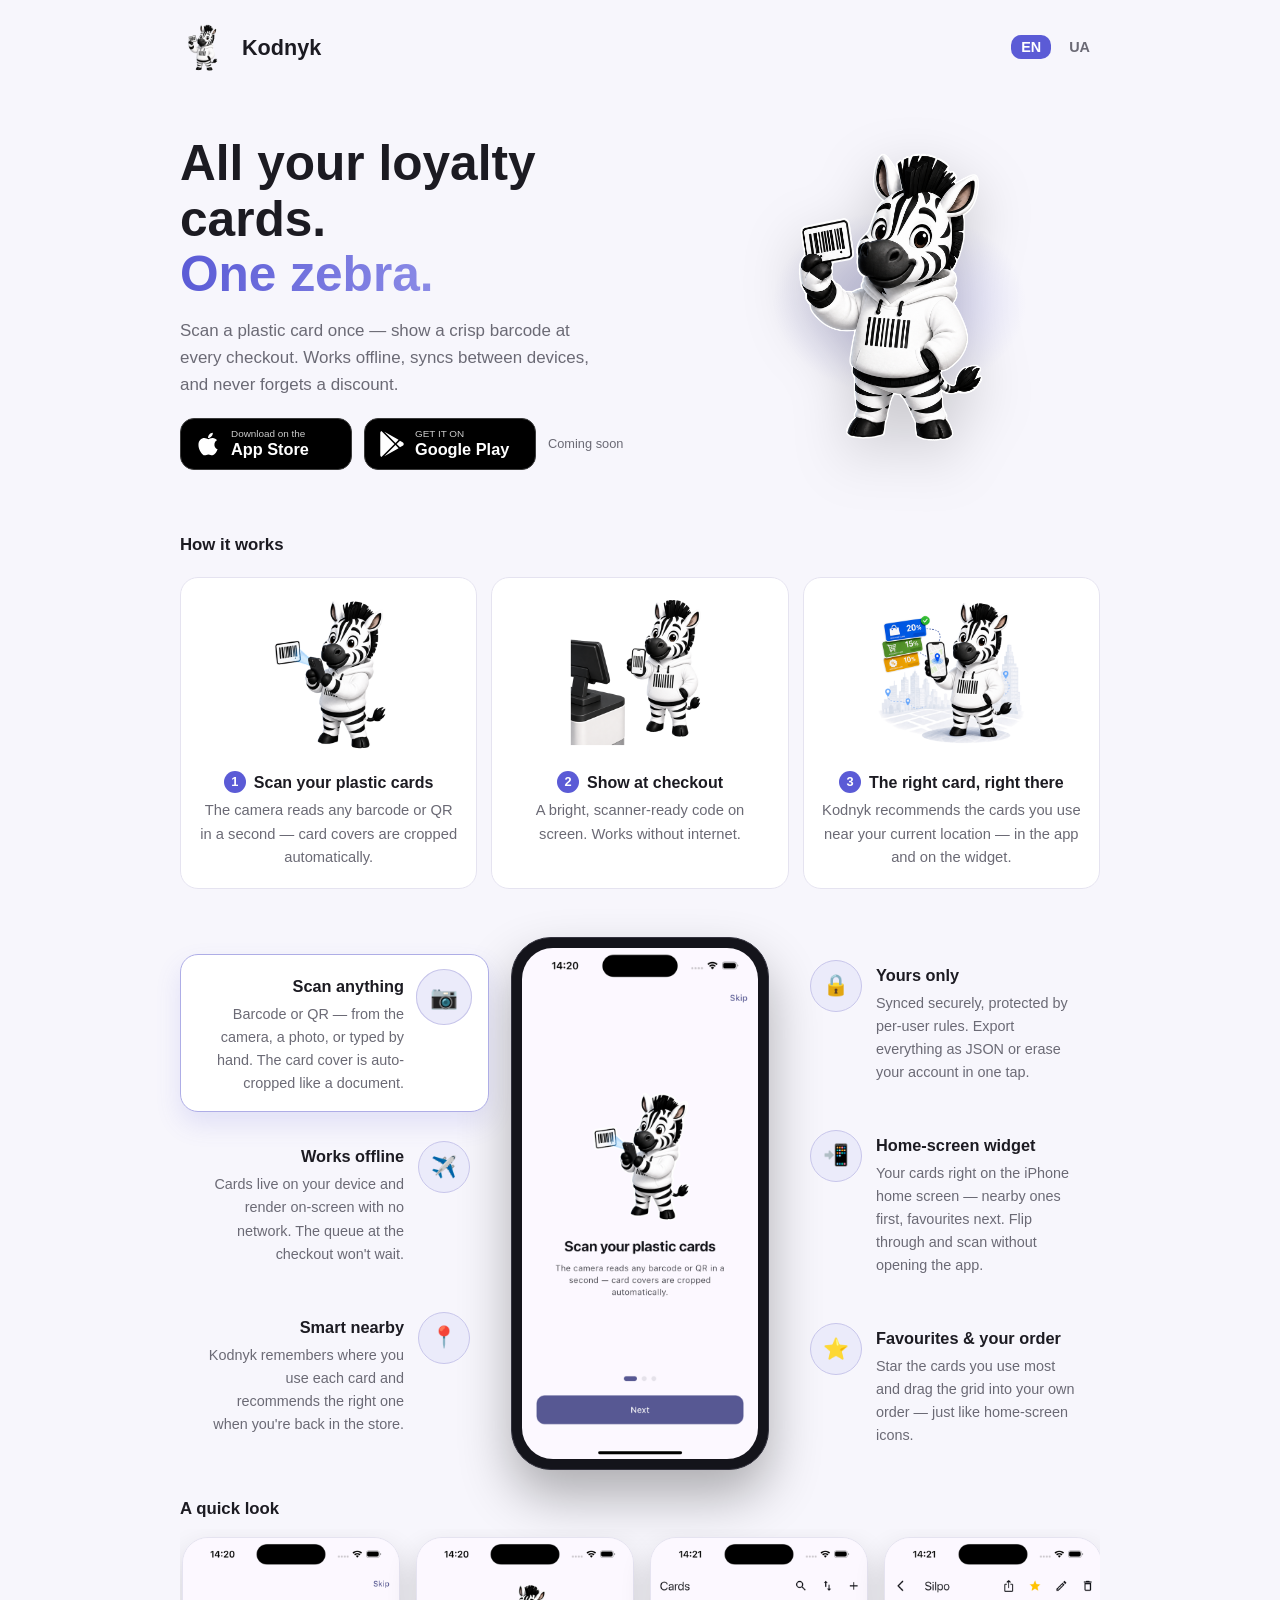
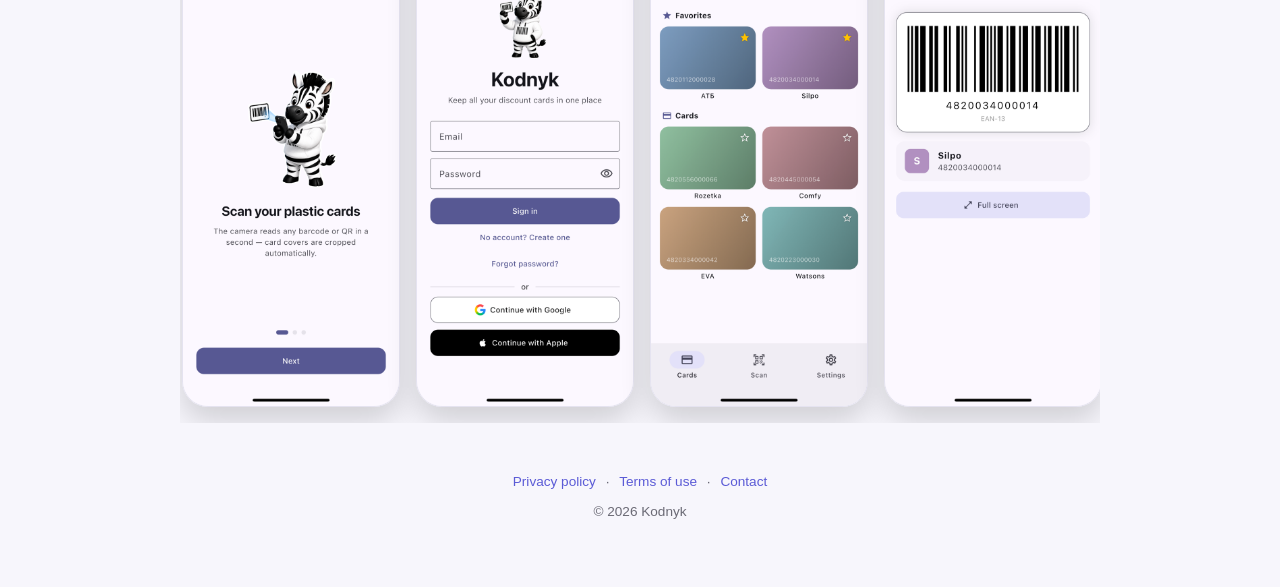
<file: index.html>
<!doctype html>
<html lang="en">
<head>
  <meta charset="utf-8">
  <meta name="viewport" content="width=device-width, initial-scale=1">
  <title>Kodnyk — loyalty card wallet</title>
  <meta name="description" content="Keep every loyalty card in your pocket. Scan, store and show barcodes at checkout — even offline.">
  <link rel="icon" href="mascot.png">
  <link rel="stylesheet" href="style.css">
</head>
<body>
  <div class="wrap">
    <header class="site">
      <img src="mascot.png" alt="Kodnyk mascot">
      <div class="name"><a href="./">Kodnyk</a></div>
      <nav class="lang">
        <a href="?lang=en" id="lang-en">EN</a><a href="?lang=uk" id="lang-uk">UA</a>
      </nav>
    </header>

    <section class="hero">
      <div>
        <h1><span data-i18n="heroA">All your loyalty cards.</span><br>
            <span class="grad" data-i18n="heroB">One zebra.</span></h1>
        <p class="sub" data-i18n="heroSub">Scan a plastic card once — show a crisp barcode at every
           checkout. Works offline, syncs between devices, and never forgets
           a discount.</p>
        <div class="stores">
          <a class="store-badge" href="#" aria-label="App Store">
            <svg viewBox="0 0 384 512"><path d="M318.7 268.7c-.2-36.7 16.4-64.4 50-84.8-18.8-26.9-47.2-41.7-84.7-44.6-35.5-2.9-74.3 20.7-88.5 20.7-15 0-49.4-19.7-76.4-19.7C63.3 141.2 4 184.8 4 273.5q0 39.3 14.4 81.2c12.8 36.7 59 126.7 107.2 125.2 25.2-.6 43-17.9 75.8-17.9 31.8 0 48.3 17.9 76.4 17.9 48.6-.7 90.4-82.5 102.6-119.3-65.2-30.7-61.7-90-61.7-91.9zm-56.6-164.2c27.3-32.4 24.8-61.9 24-72.5-24.1 1.4-52 16.4-67.9 34.9-17.5 19.8-27.8 44.3-25.6 71.9 26.1 2 49.9-11.4 69.5-34.3z"/></svg>
            <span><small data-i18n="storeIosSmall">Download on the</small><b>App Store</b></span>
          </a>
          <a class="store-badge" href="#" aria-label="Google Play">
            <svg viewBox="0 0 512 512"><path d="M325.3 234.3L104.6 13l280.8 161.2-60.1 60.1zM47 0C34 6.8 25.3 19.2 25.3 35.3v441.3c0 16.1 8.7 28.5 21.7 35.3l256.6-256L47 0zm425.2 225.6l-58.9-34.1-65.7 64.5 65.7 64.5 60.1-34.1c18-14.3 18-46.5-1.2-60.8zM104.6 499l280.8-161.2-60.1-60.1L104.6 499z"/></svg>
            <span><small data-i18n="storePlaySmall">GET IT ON</small><b>Google Play</b></span>
          </a>
          <span class="soon" data-i18n="soon">Coming soon</span>
        </div>
      </div>
      <div class="hero-art">
        <div class="blob"></div>
        <img class="mascot" src="mascot.png" alt="Kodnyk zebra holding a barcode">
      </div>
    </section>

    <section class="steps-section">
      <h2 data-i18n="howTitle">How it works</h2>
      <div class="steps">
        <div class="step">
          <img src="img/onboarding-s1.png" alt="Scanning a plastic card" loading="lazy">
          <h3><span class="n">1</span><span data-i18n="s1t">Scan your plastic cards</span></h3>
          <p data-i18n="s1p">The camera reads any barcode or QR in a second — card covers are cropped automatically.</p>
        </div>
        <div class="step">
          <img src="img/onboarding-s2.png" alt="Showing a barcode at checkout" loading="lazy">
          <h3><span class="n">2</span><span data-i18n="s2t">Show at checkout</span></h3>
          <p data-i18n="s2p">A bright, scanner-ready code on screen. Works without internet.</p>
        </div>
        <div class="step">
          <img src="img/onboarding-s3.png" alt="Nearby card recommendation" loading="lazy">
          <h3><span class="n">3</span><span data-i18n="s3t">The right card, right there</span></h3>
          <p data-i18n="s3p">Kodnyk recommends the cards you use near your current location — in the app and on the widget.</p>
        </div>
      </div>
    </section>

    <section class="showcase">
      <div class="show-col side-left">
        <div class="show-feature is-active" data-shot="img/00-onboarding.png">
          <div class="txt">
            <h3 data-i18n="f1t">Scan anything</h3>
            <p data-i18n="f1p">Barcode or QR — from the camera, a photo, or typed by hand. The card cover is auto-cropped like a document.</p>
          </div>
          <div class="ico">📷</div>
        </div>
        <div class="show-feature" data-shot="img/03-card.png">
          <div class="txt">
            <h3 data-i18n="f2t">Works offline</h3>
            <p data-i18n="f2p">Cards live on your device and render on-screen with no network. The queue at the checkout won't wait.</p>
          </div>
          <div class="ico">✈️</div>
        </div>
        <div class="show-feature" data-shot="img/06-nearby.png">
          <div class="txt">
            <h3 data-i18n="f3t">Smart nearby</h3>
            <p data-i18n="f3p">Kodnyk remembers where you use each card and recommends the right one when you're back in the store.</p>
          </div>
          <div class="ico">📍</div>
        </div>
      </div>
      <div class="show-phone">
        <div class="frame">
          <img id="phone-shot" src="img/00-onboarding.png" alt="Kodnyk app screen">
        </div>
      </div>
      <div class="show-col side-right">
        <div class="show-feature" data-shot="img/01-login.png">
          <div class="ico">🔒</div>
          <div class="txt">
            <h3 data-i18n="f4t">Yours only</h3>
            <p data-i18n="f4p">Synced securely, protected by per-user rules. Export everything as JSON or erase your account in one tap.</p>
          </div>
        </div>
        <div class="show-feature" data-shot="img/03-card.png">
          <div class="ico">📲</div>
          <div class="txt">
            <h3 data-i18n="f5t">Home-screen widget</h3>
            <p data-i18n="f5p">Your cards right on the iPhone home screen — nearby ones first, favourites next. Flip through and scan without opening the app.</p>
          </div>
        </div>
        <div class="show-feature" data-shot="img/02-cards.png">
          <div class="ico">⭐</div>
          <div class="txt">
            <h3 data-i18n="f6t">Favourites &amp; your order</h3>
            <p data-i18n="f6p">Star the cards you use most and drag the grid into your own order — just like home-screen icons.</p>
          </div>
        </div>
      </div>
    </section>

    <section>
      <h2 data-i18n="shotsTitle">A quick look</h2>
      <div class="shots">
        <img src="img/00-onboarding.png" alt="Onboarding" loading="lazy">
        <img src="img/01-login.png" alt="Sign in screen" loading="lazy">
        <img src="img/02-cards.png" alt="Card grid" loading="lazy">
        <img src="img/03-card.png" alt="Barcode at checkout" loading="lazy">
      </div>
    </section>

    <footer>
      <a href="privacy.html" id="link-privacy" data-i18n="privacy">Privacy policy</a> ·
      <a href="terms.html" id="link-terms" data-i18n="terms">Terms of use</a> ·
      <a href="mailto:tonixhaker@gmail.com" data-i18n="contact">Contact</a>
      <div class="copy">© <span id="year"></span> Kodnyk</div>
    </footer>
  </div>

  <script>
    const i18n = {
      en: {
        heroA: 'All your loyalty cards.',
        heroB: 'One zebra.',
        heroSub: 'Scan a plastic card once — show a crisp barcode at every checkout. Works offline, syncs between devices, and never forgets a discount.',
        storeIosSmall: 'Download on the',
        storePlaySmall: 'GET IT ON',
        soon: 'Coming soon',
        f1t: 'Scan anything',
        f1p: 'Barcode or QR — from the camera, a photo, or typed by hand. The card cover is auto-cropped like a document.',
        f2t: 'Works offline',
        f2p: "Cards live on your device and render on-screen with no network. The queue at the checkout won't wait.",
        f3t: 'Smart nearby',
        f3p: "Kodnyk remembers where you use each card and recommends the right one when you're back in the store.",
        f4t: 'Yours only',
        f4p: 'Synced securely, protected by per-user rules. Export everything as JSON or erase your account in one tap.',
        f5t: 'Home-screen widget',
        f5p: 'Your cards right on the iPhone home screen — nearby ones first, favourites next. Flip through and scan without opening the app.',
        f6t: 'Favourites & your order',
        f6p: 'Star the cards you use most and drag the grid into your own order — just like home-screen icons.',
        howTitle: 'How it works',
        s1t: 'Scan your plastic cards',
        s1p: 'The camera reads any barcode or QR in a second — card covers are cropped automatically.',
        s2t: 'Show at checkout',
        s2p: 'A bright, scanner-ready code on screen. Works without internet.',
        s3t: 'The right card, right there',
        s3p: 'Kodnyk recommends the cards you use near your current location — in the app and on the widget.',
        shotsTitle: 'A quick look',
        privacy: 'Privacy policy',
        terms: 'Terms of use',
        contact: 'Contact',
      },
      uk: {
        heroA: 'Усі ваші дисконтні картки.',
        heroB: 'Одна зебра.',
        heroSub: 'Відскануйте пластикову картку один раз — показуйте чіткий штрихкод на кожній касі. Працює офлайн, синхронізується між пристроями і не забуває жодної знижки.',
        storeIosSmall: 'Завантажуйте в',
        storePlaySmall: 'ДОСТУПНО В',
        soon: 'Незабаром',
        f1t: 'Сканує все',
        f1p: 'Штрихкод чи QR — камерою, з фото або вручну. Обкладинка картки обрізається автоматично, як документ.',
        f2t: 'Працює офлайн',
        f2p: 'Картки живуть на вашому пристрої та відображаються без інтернету. Черга на касі не чекатиме.',
        f3t: 'Розумні рекомендації',
        f3p: "Kodnyk пам'ятає, де ви використовуєте кожну картку, і пропонує потрібну, щойно ви знову в магазині.",
        f4t: 'Тільки ваше',
        f4p: 'Безпечна синхронізація, захист правилами доступу. Експортуйте все у JSON або видаліть акаунт одним дотиком.',
        f5t: 'Віджет на головному екрані',
        f5p: 'Ваші картки просто на головному екрані iPhone — спершу ті, що поруч, далі обрані. Гортайте та скануйте, не відкриваючи застосунок.',
        f6t: 'Обране та свій порядок',
        f6p: 'Позначайте зіркою найуживаніші картки та розставляйте сітку у власному порядку — як іконки на екрані.',
        howTitle: 'Як це працює',
        s1t: 'Скануйте пластикові картки',
        s1p: 'Камера зчитує будь-який штрихкод чи QR за секунду — обкладинки обрізаються автоматично.',
        s2t: 'Показуйте на касі',
        s2p: 'Яскравий код на екрані, готовий до сканера. Працює без інтернету.',
        s3t: 'Потрібна картка — поруч',
        s3p: 'Kodnyk рекомендує картки, якими ви користуєтесь поблизу — у застосунку та на віджеті.',
        shotsTitle: 'Як це виглядає',
        privacy: 'Політика конфіденційності',
        terms: 'Умови використання',
        contact: 'Контакт',
      },
    };

    const params = new URLSearchParams(location.search);
    const lang = params.get('lang')
      ?? ((navigator.language || '').toLowerCase().startsWith('uk') ? 'uk' : 'en');
    const active = i18n[lang] ? lang : 'en';

    document.documentElement.lang = active;
    for (const el of document.querySelectorAll('[data-i18n]')) {
      const value = i18n[active][el.dataset.i18n];
      if (value) el.textContent = value;
    }
    document.getElementById('lang-' + active)?.classList.add('active');
    // Carry the language into the legal pages.
    document.getElementById('link-privacy').href = 'privacy.html?lang=' + active;
    document.getElementById('link-terms').href = 'terms.html?lang=' + active;
    document.getElementById('year').textContent = new Date().getFullYear();

    // Feature showcase: hovering a feature highlights it and swaps the
    // phone screen to the screenshot demonstrating it.
    const phoneShot = document.getElementById('phone-shot');
    const showFeatures = document.querySelectorAll('.show-feature');
    // App screenshots follow the page language (img/uk/ mirrors img/).
    if (active === 'uk') {
      const localize = (src) => src.replace('img/', 'img/uk/');
      phoneShot.src = localize(phoneShot.getAttribute('src'));
      for (const img of document.querySelectorAll('.shots img')) {
        img.src = localize(img.getAttribute('src'));
      }
      for (const feature of showFeatures) {
        feature.dataset.shot = localize(feature.dataset.shot);
      }
    }
    for (const feature of showFeatures) {
      new Image().src = feature.dataset.shot; // preload
      feature.addEventListener('mouseenter', () => {
        for (const other of showFeatures) other.classList.remove('is-active');
        feature.classList.add('is-active');
        if (phoneShot.getAttribute('src') === feature.dataset.shot) return;
        phoneShot.style.opacity = '0';
        setTimeout(() => {
          phoneShot.src = feature.dataset.shot;
          phoneShot.style.opacity = '1';
        }, 160);
      });
    }
  </script>
</body>
</html>
</file>
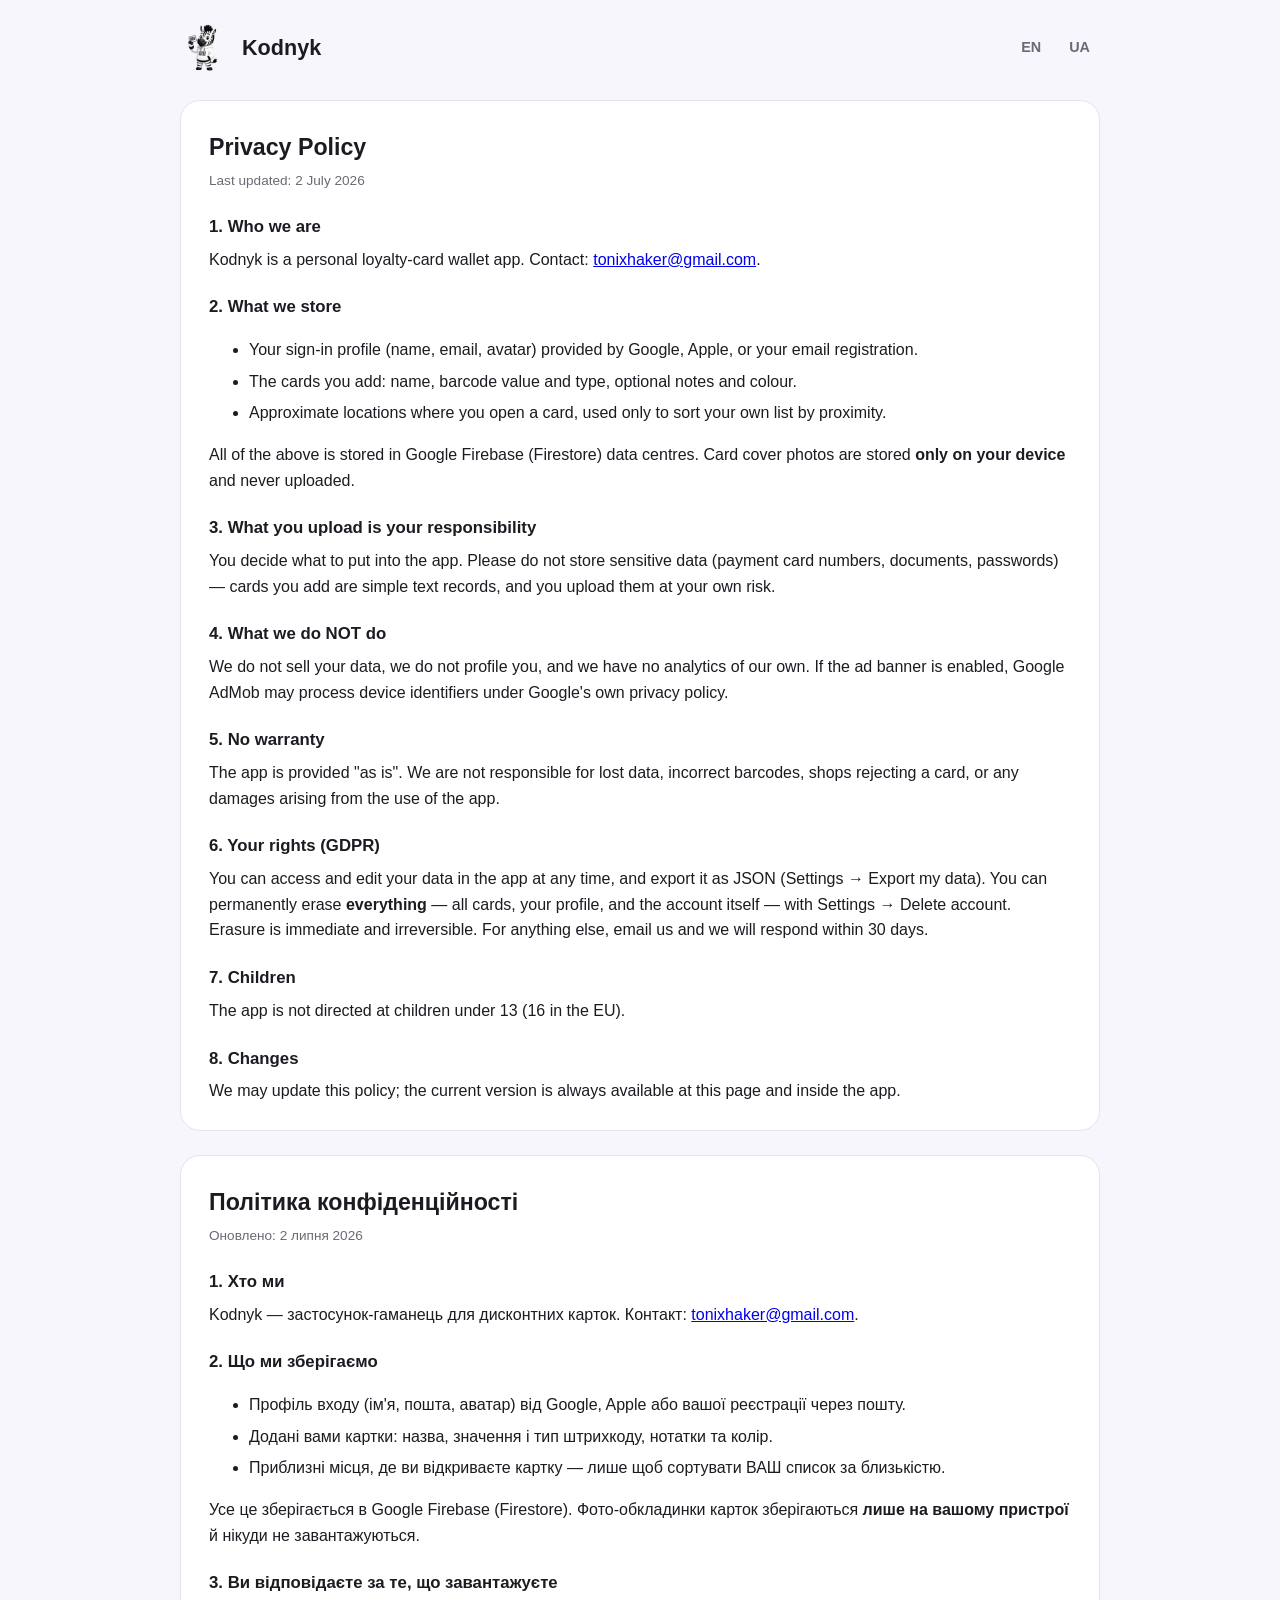
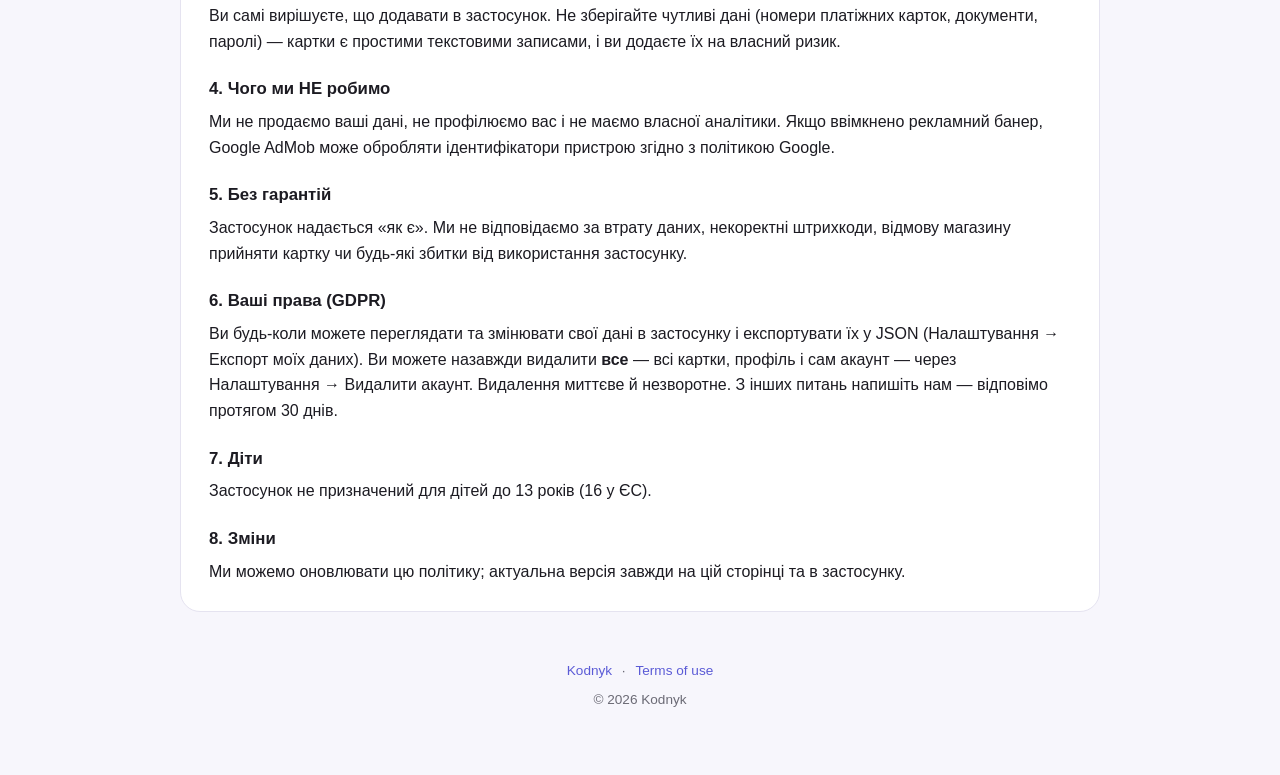
<file: privacy.html>
<!doctype html>
<html lang="en">
<head>
  <meta charset="utf-8">
  <meta name="viewport" content="width=device-width, initial-scale=1">
  <title>Kodnyk — Privacy Policy</title>
  <link rel="icon" href="mascot.png">
  <link rel="stylesheet" href="style.css">
</head>
<body>
  <div class="wrap">
    <header class="site">
      <img src="mascot.png" alt="Kodnyk mascot">
      <div class="name"><a href="./">Kodnyk</a></div>
      <nav class="lang"><a href="?lang=en">EN</a><a href="?lang=uk">UA</a></nav>
    </header>

    <div class="card" id="en">
      <h1>Privacy Policy</h1>
      <div class="updated">Last updated: 2 July 2026</div>

      <h2>1. Who we are</h2>
      <p>Kodnyk is a personal loyalty-card wallet app.
         Contact: <a href="mailto:tonixhaker@gmail.com">tonixhaker@gmail.com</a>.</p>

      <h2>2. What we store</h2>
      <ul>
        <li>Your sign-in profile (name, email, avatar) provided by Google, Apple, or your email registration.</li>
        <li>The cards you add: name, barcode value and type, optional notes and colour.</li>
        <li>Approximate locations where you open a card, used only to sort your own list by proximity.</li>
      </ul>
      <p>All of the above is stored in Google Firebase (Firestore) data centres.
         Card cover photos are stored <strong>only on your device</strong> and never uploaded.</p>

      <h2>3. What you upload is your responsibility</h2>
      <p>You decide what to put into the app. Please do not store sensitive data
         (payment card numbers, documents, passwords) — cards you add are simple
         text records, and you upload them at your own risk.</p>

      <h2>4. What we do NOT do</h2>
      <p>We do not sell your data, we do not profile you, and we have no analytics
         of our own. If the ad banner is enabled, Google AdMob may process device
         identifiers under Google's own privacy policy.</p>

      <h2>5. No warranty</h2>
      <p>The app is provided "as is". We are not responsible for lost data,
         incorrect barcodes, shops rejecting a card, or any damages arising from
         the use of the app.</p>

      <h2>6. Your rights (GDPR)</h2>
      <p>You can access and edit your data in the app at any time, and export it
         as JSON (Settings → Export my data). You can permanently erase
         <strong>everything</strong> — all cards, your profile, and the account
         itself — with Settings → Delete account. Erasure is immediate and
         irreversible. For anything else, email us and we will respond within
         30 days.</p>

      <h2>7. Children</h2>
      <p>The app is not directed at children under 13 (16 in the EU).</p>

      <h2>8. Changes</h2>
      <p>We may update this policy; the current version is always available at
         this page and inside the app.</p>
    </div>

    <div class="card" id="uk" lang="uk">
      <h1>Політика конфіденційності</h1>
      <div class="updated">Оновлено: 2 липня 2026</div>

      <h2>1. Хто ми</h2>
      <p>Kodnyk — застосунок-гаманець для дисконтних карток.
         Контакт: <a href="mailto:tonixhaker@gmail.com">tonixhaker@gmail.com</a>.</p>

      <h2>2. Що ми зберігаємо</h2>
      <ul>
        <li>Профіль входу (ім'я, пошта, аватар) від Google, Apple або вашої реєстрації через пошту.</li>
        <li>Додані вами картки: назва, значення і тип штрихкоду, нотатки та колір.</li>
        <li>Приблизні місця, де ви відкриваєте картку — лише щоб сортувати ВАШ список за близькістю.</li>
      </ul>
      <p>Усе це зберігається в Google Firebase (Firestore). Фото-обкладинки
         карток зберігаються <strong>лише на вашому пристрої</strong> й нікуди
         не завантажуються.</p>

      <h2>3. Ви відповідаєте за те, що завантажуєте</h2>
      <p>Ви самі вирішуєте, що додавати в застосунок. Не зберігайте чутливі дані
         (номери платіжних карток, документи, паролі) — картки є простими
         текстовими записами, і ви додаєте їх на власний ризик.</p>

      <h2>4. Чого ми НЕ робимо</h2>
      <p>Ми не продаємо ваші дані, не профілюємо вас і не маємо власної
         аналітики. Якщо ввімкнено рекламний банер, Google AdMob може обробляти
         ідентифікатори пристрою згідно з політикою Google.</p>

      <h2>5. Без гарантій</h2>
      <p>Застосунок надається «як є». Ми не відповідаємо за втрату даних,
         некоректні штрихкоди, відмову магазину прийняти картку чи будь-які
         збитки від використання застосунку.</p>

      <h2>6. Ваші права (GDPR)</h2>
      <p>Ви будь-коли можете переглядати та змінювати свої дані в застосунку і
         експортувати їх у JSON (Налаштування → Експорт моїх даних). Ви можете
         назавжди видалити <strong>все</strong> — всі картки, профіль і сам
         акаунт — через Налаштування → Видалити акаунт. Видалення миттєве й
         незворотне. З інших питань напишіть нам — відповімо протягом 30 днів.</p>

      <h2>7. Діти</h2>
      <p>Застосунок не призначений для дітей до 13 років (16 у ЄС).</p>

      <h2>8. Зміни</h2>
      <p>Ми можемо оновлювати цю політику; актуальна версія завжди на цій
         сторінці та в застосунку.</p>
    </div>

    <footer><a href="./">Kodnyk</a> · <a href="terms.html">Terms of use</a><div class="copy">© <span id="year"></span> Kodnyk</div></footer>
  </div>
<script>
const lang = new URLSearchParams(location.search).get("lang");
if (lang === "uk") document.getElementById("en").style.display = "none";
if (lang === "en") document.getElementById("uk").style.display = "none";
document.getElementById("year").textContent = new Date().getFullYear();
</script>
</body>
</html>
</file>
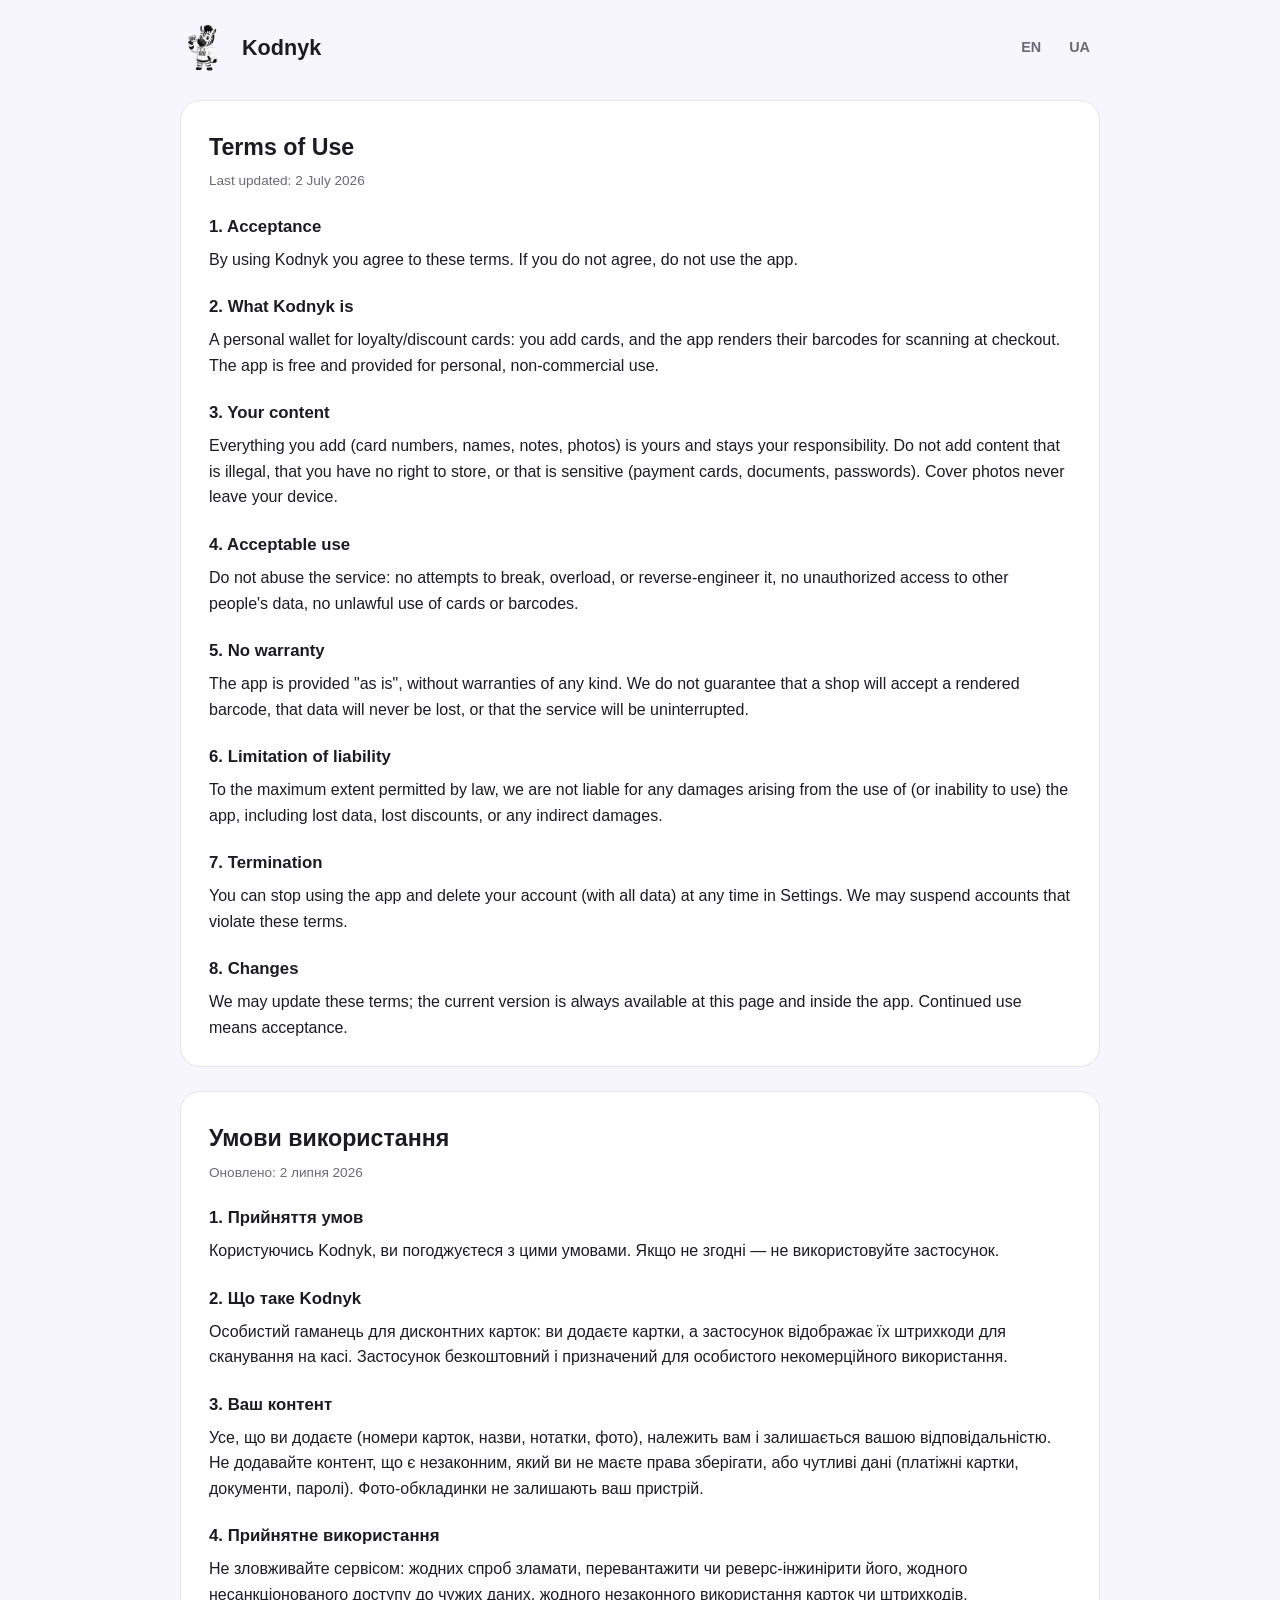
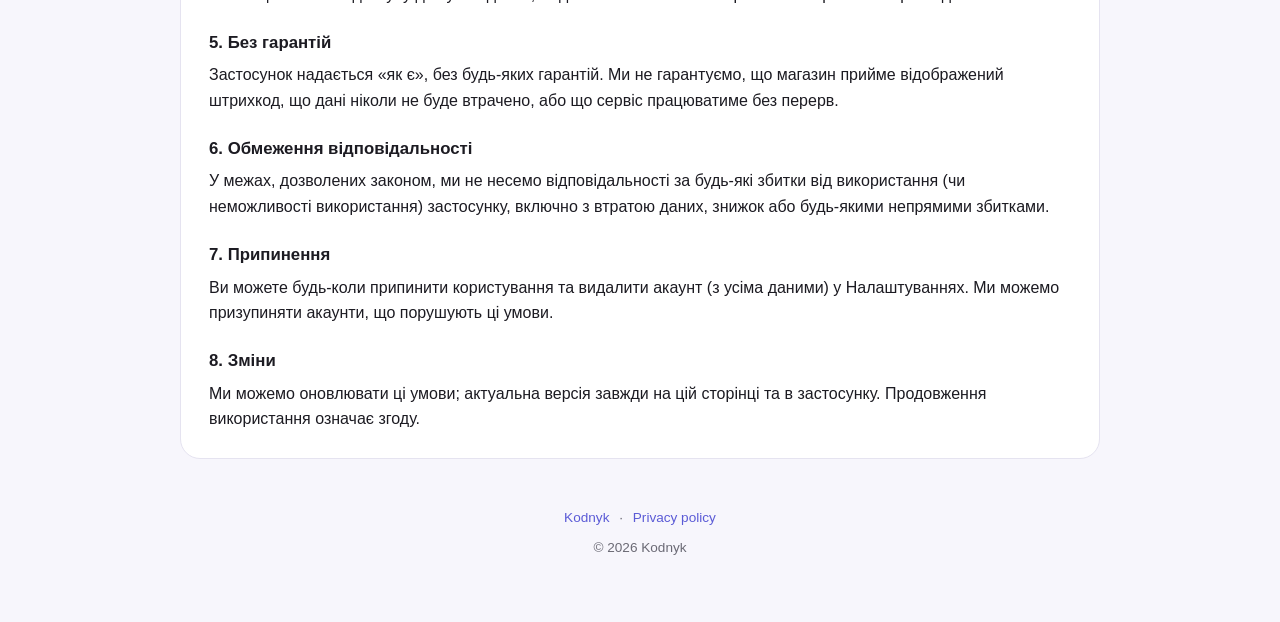
<file: terms.html>
<!doctype html>
<html lang="en">
<head>
  <meta charset="utf-8">
  <meta name="viewport" content="width=device-width, initial-scale=1">
  <title>Kodnyk — Terms of Use</title>
  <link rel="icon" href="mascot.png">
  <link rel="stylesheet" href="style.css">
</head>
<body>
  <div class="wrap">
    <header class="site">
      <img src="mascot.png" alt="Kodnyk mascot">
      <div class="name"><a href="./">Kodnyk</a></div>
      <nav class="lang"><a href="?lang=en">EN</a><a href="?lang=uk">UA</a></nav>
    </header>

    <div class="card" id="en">
      <h1>Terms of Use</h1>
      <div class="updated">Last updated: 2 July 2026</div>

      <h2>1. Acceptance</h2>
      <p>By using Kodnyk you agree to these terms. If you do not agree, do not
         use the app.</p>

      <h2>2. What Kodnyk is</h2>
      <p>A personal wallet for loyalty/discount cards: you add cards, and the
         app renders their barcodes for scanning at checkout. The app is free
         and provided for personal, non-commercial use.</p>

      <h2>3. Your content</h2>
      <p>Everything you add (card numbers, names, notes, photos) is yours and
         stays your responsibility. Do not add content that is illegal, that
         you have no right to store, or that is sensitive (payment cards,
         documents, passwords). Cover photos never leave your device.</p>

      <h2>4. Acceptable use</h2>
      <p>Do not abuse the service: no attempts to break, overload, or
         reverse-engineer it, no unauthorized access to other people's data,
         no unlawful use of cards or barcodes.</p>

      <h2>5. No warranty</h2>
      <p>The app is provided "as is", without warranties of any kind. We do not
         guarantee that a shop will accept a rendered barcode, that data will
         never be lost, or that the service will be uninterrupted.</p>

      <h2>6. Limitation of liability</h2>
      <p>To the maximum extent permitted by law, we are not liable for any
         damages arising from the use of (or inability to use) the app,
         including lost data, lost discounts, or any indirect damages.</p>

      <h2>7. Termination</h2>
      <p>You can stop using the app and delete your account (with all data) at
         any time in Settings. We may suspend accounts that violate these
         terms.</p>

      <h2>8. Changes</h2>
      <p>We may update these terms; the current version is always available at
         this page and inside the app. Continued use means acceptance.</p>
    </div>

    <div class="card" id="uk" lang="uk">
      <h1>Умови використання</h1>
      <div class="updated">Оновлено: 2 липня 2026</div>

      <h2>1. Прийняття умов</h2>
      <p>Користуючись Kodnyk, ви погоджуєтеся з цими умовами. Якщо не згодні —
         не використовуйте застосунок.</p>

      <h2>2. Що таке Kodnyk</h2>
      <p>Особистий гаманець для дисконтних карток: ви додаєте картки, а
         застосунок відображає їх штрихкоди для сканування на касі. Застосунок
         безкоштовний і призначений для особистого некомерційного
         використання.</p>

      <h2>3. Ваш контент</h2>
      <p>Усе, що ви додаєте (номери карток, назви, нотатки, фото), належить вам
         і залишається вашою відповідальністю. Не додавайте контент, що є
         незаконним, який ви не маєте права зберігати, або чутливі дані
         (платіжні картки, документи, паролі). Фото-обкладинки не залишають
         ваш пристрій.</p>

      <h2>4. Прийнятне використання</h2>
      <p>Не зловживайте сервісом: жодних спроб зламати, перевантажити чи
         реверс-інжинірити його, жодного несанкціонованого доступу до чужих
         даних, жодного незаконного використання карток чи штрихкодів.</p>

      <h2>5. Без гарантій</h2>
      <p>Застосунок надається «як є», без будь-яких гарантій. Ми не гарантуємо,
         що магазин прийме відображений штрихкод, що дані ніколи не буде
         втрачено, або що сервіс працюватиме без перерв.</p>

      <h2>6. Обмеження відповідальності</h2>
      <p>У межах, дозволених законом, ми не несемо відповідальності за будь-які
         збитки від використання (чи неможливості використання) застосунку,
         включно з втратою даних, знижок або будь-якими непрямими збитками.</p>

      <h2>7. Припинення</h2>
      <p>Ви можете будь-коли припинити користування та видалити акаунт (з усіма
         даними) у Налаштуваннях. Ми можемо призупиняти акаунти, що порушують
         ці умови.</p>

      <h2>8. Зміни</h2>
      <p>Ми можемо оновлювати ці умови; актуальна версія завжди на цій сторінці
         та в застосунку. Продовження використання означає згоду.</p>
    </div>

    <footer><a href="./">Kodnyk</a> · <a href="privacy.html">Privacy policy</a><div class="copy">© <span id="year"></span> Kodnyk</div></footer>
  </div>
<script>
const lang = new URLSearchParams(location.search).get("lang");
if (lang === "uk") document.getElementById("en").style.display = "none";
if (lang === "en") document.getElementById("uk").style.display = "none";
document.getElementById("year").textContent = new Date().getFullYear();
</script>
</body>
</html>
</file>
<file: style.css>
:root {
  --accent: #5b5bd6;
  --accent-soft: #8b8be6;
  --bg: #f7f6fc;
  --card: #ffffff;
  --text: #1c1b22;
  --muted: #6b6a75;
  --border: #e5e3f0;
}
@media (prefers-color-scheme: dark) {
  :root {
    --bg: #101014;
    --card: #1b1b22;
    --text: #ececf2;
    --muted: #9c9ba8;
    --border: #2c2b36;
  }
}
* { box-sizing: border-box; }
body {
  margin: 0;
  font-family: -apple-system, BlinkMacSystemFont, "Segoe UI", Roboto, sans-serif;
  background: var(--bg);
  color: var(--text);
  line-height: 1.6;
}
.wrap { max-width: 960px; margin: 0 auto; padding: 24px 20px 64px; }
header.site {
  display: flex; align-items: center; gap: 14px; margin-bottom: 28px;
}
header.site img { width: 48px; height: 48px; }
header.site .name { font-size: 1.35rem; font-weight: 800; }
header.site .name a { color: var(--text); text-decoration: none; }
.lang { margin-left: auto; font-size: .9rem; }
.lang a {
  color: var(--muted); text-decoration: none; font-weight: 700; margin-left: 8px;
  padding: 4px 10px; border-radius: 10px;
}
.lang a.active { color: #fff; background: var(--accent); }
.card {
  background: var(--card);
  border: 1px solid var(--border);
  border-radius: 20px;
  padding: 28px 28px 20px;
  margin-bottom: 24px;
}
h1 { font-size: 1.45rem; margin: 0 0 4px; }
h2 { font-size: 1.05rem; margin: 22px 0 6px; }
p, li { color: var(--text); margin: 6px 0; }
.updated { color: var(--muted); font-size: .85rem; margin-bottom: 14px; }
a.btn {
  display: inline-block; background: var(--accent); color: #fff;
  padding: 12px 22px; border-radius: 14px; text-decoration: none;
  font-weight: 700; margin: 6px 10px 6px 0;
}
a.btn.secondary { background: transparent; color: var(--accent); border: 2px solid var(--accent); }
footer { color: var(--muted); font-size: .85rem; text-align: center; margin-top: 48px; }
footer a { color: var(--accent); text-decoration: none; margin: 0 6px; }
footer .copy { margin-top: 8px; }

/* ---------- landing ---------- */
.hero {
  position: relative;
  display: grid;
  grid-template-columns: 1.1fr .9fr;
  gap: 28px;
  align-items: center;
  padding: 36px 0 22px;
  overflow: visible;
}
.hero h1 {
  font-size: clamp(2rem, 5vw, 3.1rem);
  line-height: 1.12;
  margin: 0 0 14px;
}
.hero h1 .grad {
  background: linear-gradient(90deg, var(--accent), var(--accent-soft), var(--accent));
  background-size: 200% auto;
  -webkit-background-clip: text;
  background-clip: text;
  color: transparent;
  animation: shine 5s linear infinite;
}
@keyframes shine { to { background-position: 200% center; } }
.hero p.sub { color: var(--muted); font-size: 1.06rem; max-width: 44ch; }
.hero-art { position: relative; text-align: center; }
.hero-art .blob {
  position: absolute; inset: 8% 6%;
  background: radial-gradient(closest-side, color-mix(in srgb, var(--accent) 28%, transparent), transparent 72%);
  border-radius: 50%;
  animation: pulse 6s ease-in-out infinite;
  z-index: 0;
}
@keyframes pulse { 50% { transform: scale(1.12); opacity: .75; } }
.hero-art img.mascot {
  position: relative; z-index: 1;
  width: min(300px, 78%);
  animation: floaty 4.5s ease-in-out infinite;
  filter: drop-shadow(0 18px 28px rgba(0,0,0,.18));
}
@keyframes floaty {
  0%, 100% { transform: translateY(0) rotate(-1.2deg); }
  50% { transform: translateY(-16px) rotate(1.2deg); }
}
.stores { display: flex; flex-wrap: wrap; gap: 12px; margin-top: 20px; align-items: center; }
.store-badge {
  display: inline-flex; align-items: center; gap: 10px;
  background: #000; color: #fff; text-decoration: none;
  border: 1px solid #3a3a3a; border-radius: 14px;
  padding: 10px 18px 10px 14px; min-width: 172px;
  transition: transform .15s ease;
}
.store-badge:hover { transform: translateY(-2px); }
.store-badge svg { width: 26px; height: 26px; fill: #fff; flex: none; }
.store-badge small { display: block; font-size: .62rem; opacity: .8; line-height: 1.1; }
.store-badge b { display: block; font-size: 1.02rem; line-height: 1.2; }
.soon { font-size: .8rem; color: var(--muted); }

/* Feature showcase: phone mockup in the middle, features on both sides.
   Hovering a feature highlights it and swaps the phone screenshot. */
.showcase {
  display: grid;
  grid-template-columns: 1fr auto 1fr;
  gap: 22px;
  align-items: center;
  margin: 34px 0 26px;
}
.show-col { display: flex; flex-direction: column; gap: 12px; }
.show-feature {
  display: flex; align-items: flex-start; gap: 14px;
  padding: 16px 18px;
  border: 1px solid transparent;
  border-radius: 18px;
  animation: rise .7s ease both;
  transition: background .2s ease, border-color .2s ease, box-shadow .2s ease;
}
.show-col .show-feature:nth-child(2) { animation-delay: .08s; }
.show-col .show-feature:nth-child(3) { animation-delay: .16s; }
@keyframes rise { from { opacity: 0; transform: translateY(14px); } }
.side-left .show-feature { text-align: right; }
.show-feature .ico {
  flex: none;
  width: 52px; height: 52px;
  display: grid; place-items: center;
  font-size: 1.3rem; line-height: 1;
  border-radius: 50%;
  background: color-mix(in srgb, var(--accent) 12%, var(--card));
  border: 1px solid color-mix(in srgb, var(--accent) 22%, var(--border));
  transition: transform .2s ease;
}
.show-feature h3 { margin: 2px 0 4px; font-size: 1.02rem; }
.show-feature p { color: var(--muted); font-size: .9rem; margin: 0; }
.show-feature.is-active,
.show-feature:hover {
  background: var(--card);
  border-color: color-mix(in srgb, var(--accent) 40%, var(--border));
  box-shadow: 0 12px 26px color-mix(in srgb, var(--accent) 14%, transparent);
}
.show-feature.is-active .ico,
.show-feature:hover .ico { transform: scale(1.08); }

.show-phone .frame {
  width: 258px;
  padding: 10px;
  border-radius: 40px;
  background: #14141b;
  border: 1px solid #33323e;
  box-shadow: 0 26px 52px rgba(0, 0, 0, .3);
  animation: floaty 5.5s ease-in-out infinite;
}
.show-phone img {
  display: block; width: 100%;
  border-radius: 31px;
  transition: opacity .16s ease;
}
@media (max-width: 920px) {
  .showcase { grid-template-columns: 1fr; gap: 12px; }
  .show-phone { display: none; }
  .side-left .show-feature { flex-direction: row-reverse; text-align: left; }
}

.steps {
  display: grid;
  grid-template-columns: repeat(auto-fit, minmax(220px, 1fr));
  gap: 14px;
  margin: 18px 0 48px;
}
/* Breathing room around the How-it-works block. */
.steps-section { margin-top: 40px; }
.step {
  background: var(--card);
  border: 1px solid var(--border);
  border-radius: 18px;
  padding: 18px;
  text-align: center;
  animation: rise .7s ease both;
}
.step:nth-child(2) { animation-delay: .08s; }
.step:nth-child(3) { animation-delay: .16s; }
.step img { width: min(160px, 60%); }
.step h3 {
  display: flex; align-items: center; justify-content: center; gap: 8px;
  margin: 10px 0 4px; font-size: 1rem;
}
.step .n {
  flex: none; width: 22px; height: 22px; border-radius: 50%;
  background: var(--accent); color: #fff;
  font-size: .8rem; font-weight: 800; line-height: 22px;
}
.step p { color: var(--muted); font-size: .92rem; margin: 0; }

.shots {
  display: flex; gap: 16px; overflow-x: auto; padding: 8px 2px 16px;
  scroll-snap-type: x mandatory;
}
.shots img {
  width: 218px; flex: none;
  border-radius: 26px;
  border: 1px solid var(--border);
  box-shadow: 0 14px 30px rgba(0,0,0,.16);
  scroll-snap-align: center;
}
@media (max-width: 720px) {
  .hero { grid-template-columns: 1fr; text-align: center; }
  .hero p.sub { margin-inline: auto; }
  .stores { justify-content: center; }
}
</file>
